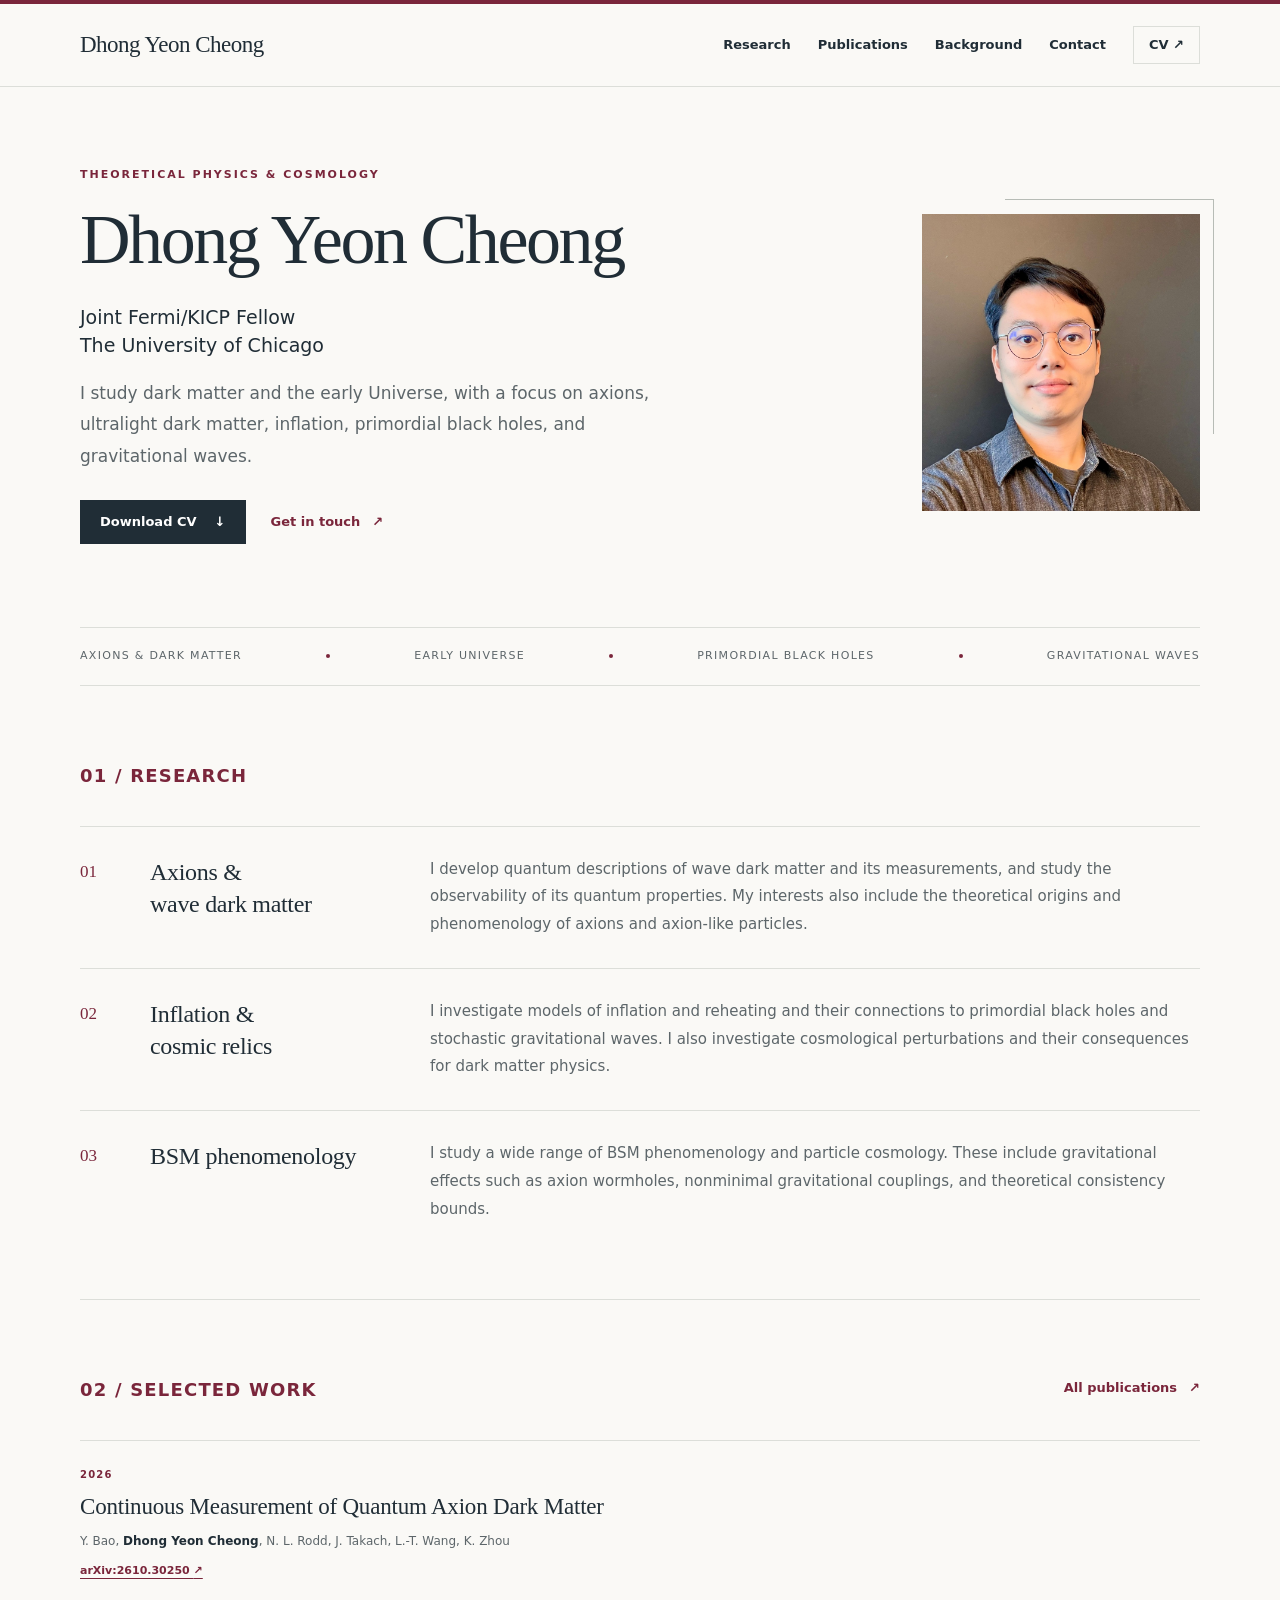
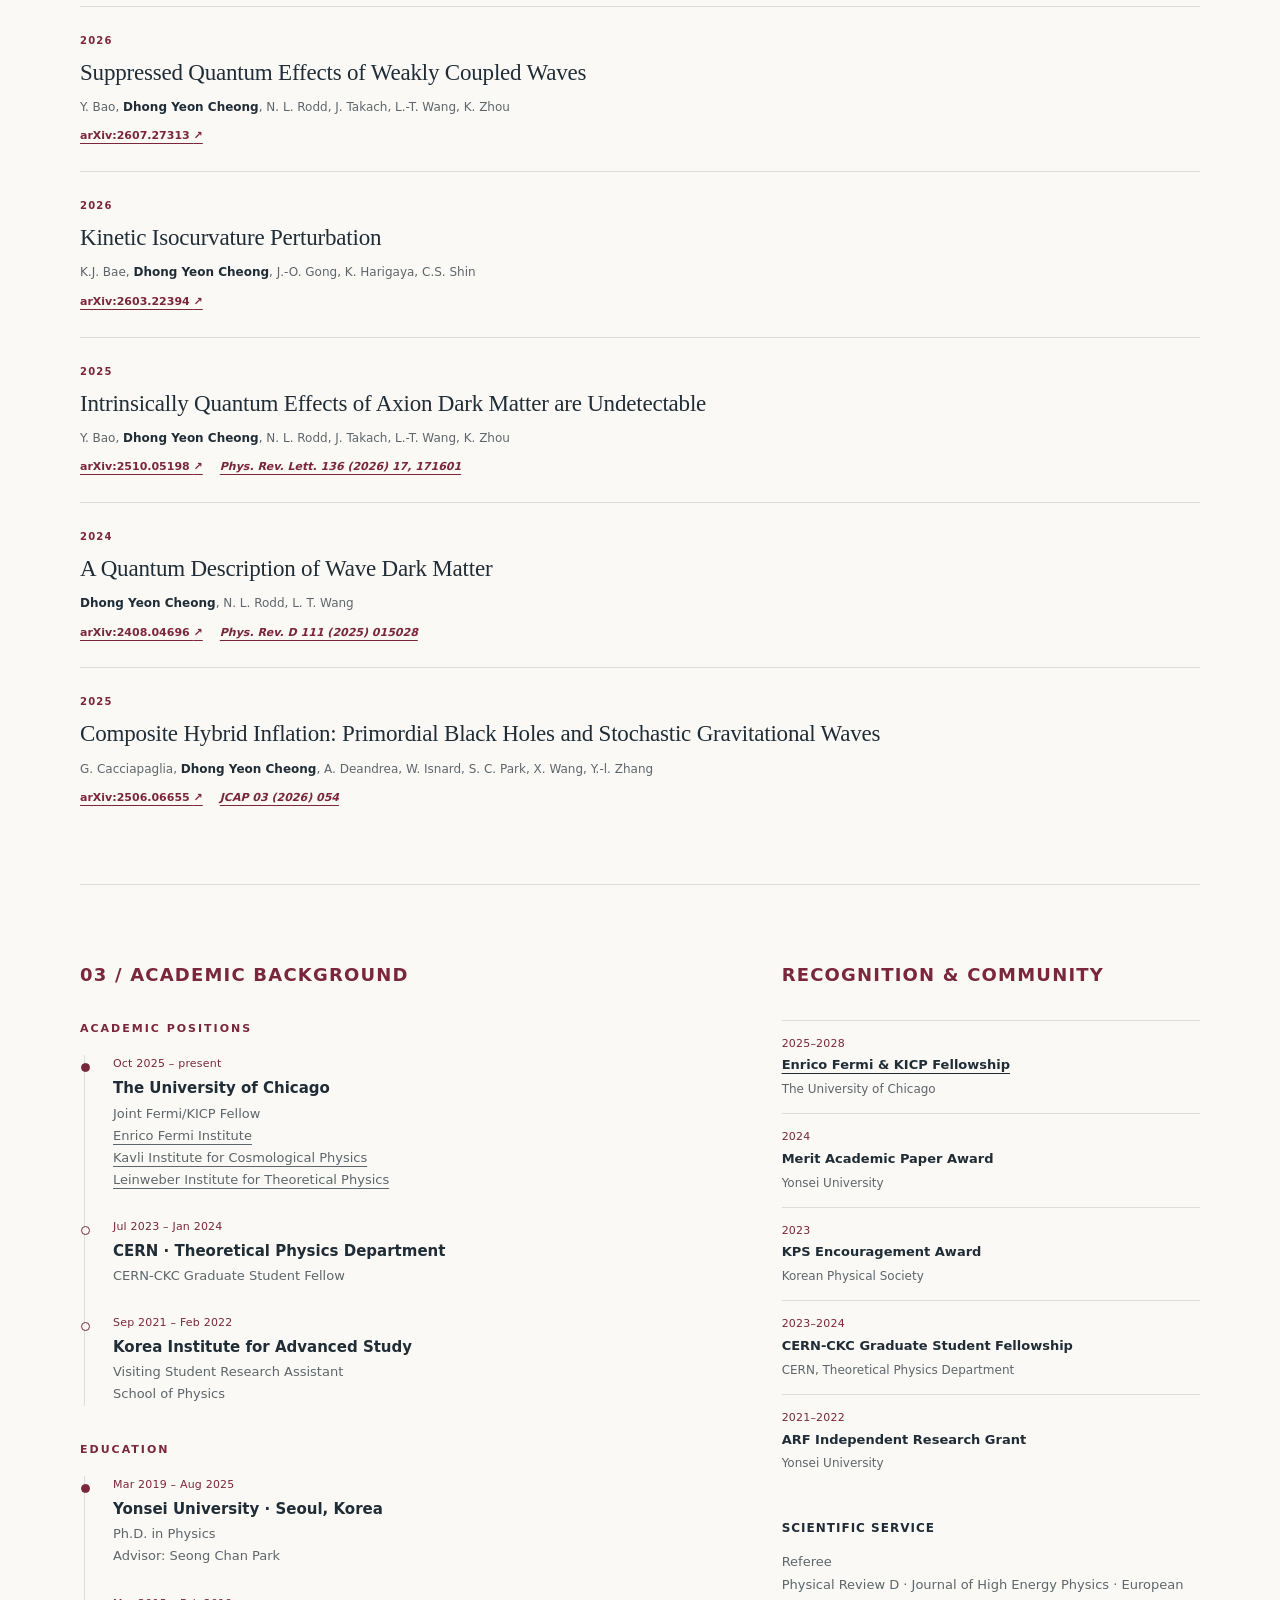
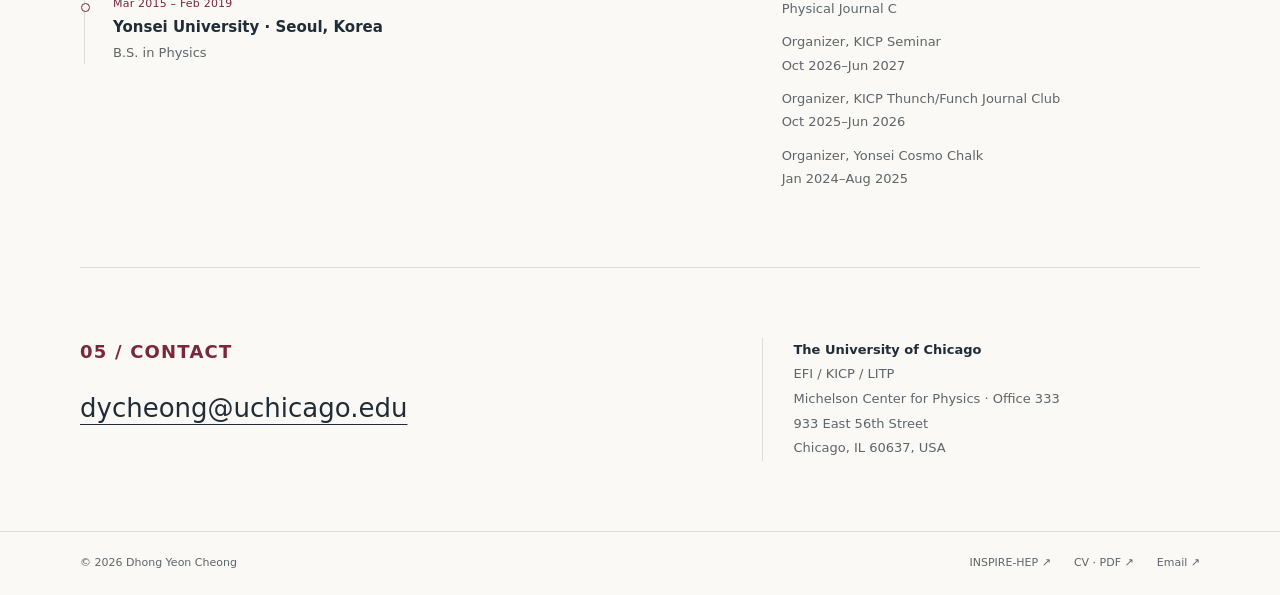
<file: index.html>
<!DOCTYPE html>
<html lang="en">
<head>
  <meta charset="utf-8">
  <meta name="viewport" content="width=device-width, initial-scale=1">
  <meta name="color-scheme" content="light">
  <title>Dhong Yeon Cheong | Theoretical Physics &amp; Cosmology</title>
  <meta name="description" content="Dhong Yeon Cheong, Joint Fermi/KICP Fellow at the University of Chicago. Research in axions, wave dark matter, inflation, primordial black holes, and gravitational waves.">
  <meta property="og:title" content="Dhong Yeon Cheong | Theoretical Physics &amp; Cosmology">
  <meta property="og:description" content="Dhong Yeon Cheong, Joint Fermi/KICP Fellow at the University of Chicago. Research in axions, wave dark matter, inflation, primordial black holes, and gravitational waves.">
  <meta property="og:type" content="website">
  <link rel="icon" href="assets/favicon.svg" type="image/svg+xml">
  <link rel="stylesheet" href="assets/style.css?v=20261025-one-line-name">
  <script src="assets/site.js?v=20261025-simple" defer></script>
</head>
<body>
  <a class="skip-link" href="#main">Skip to content</a>
  <header class="site-header">
    <div class="container header-inner">
      <a class="brand" href="index.html" aria-label="Dhong Yeon Cheong, home">Dhong Yeon Cheong</a>
      <button class="menu-toggle" type="button" aria-expanded="false" aria-controls="site-navigation">Menu <span aria-hidden="true">☰</span></button>
      <nav class="site-nav" id="site-navigation" aria-label="Main navigation">
        <a href="#research">Research</a>
        <a href="publications.html">Publications</a>
        <a href="#background">Background</a>
        <a href="#contact">Contact</a>
        <a class="nav-cv" href="assets/cv-dhong-yeon-cheong.pdf?v=20261026" aria-label="Curriculum vitae, PDF">CV <span aria-hidden="true">↗</span></a>
      </nav>
    </div>
  </header>
  <main id="main" class="container">
    <section class="hero" aria-labelledby="home-title">
      <div>
        <p class="eyebrow">Theoretical physics &amp; cosmology</p>
        <h1 id="home-title">Dhong Yeon Cheong</h1>
        <p class="affiliation">Joint Fermi/KICP Fellow<br>The University of Chicago</p>
        <p class="intro">I study dark matter and the early Universe, with a focus on axions, ultralight dark matter, inflation, primordial black holes, and gravitational waves.</p>
        <div class="hero-actions">
          <a class="button" href="assets/cv-dhong-yeon-cheong.pdf?v=20261026" download>Download CV <span aria-hidden="true">↓</span></a>
          <a class="text-link" href="mailto:dycheong@uchicago.edu">Get in touch <span aria-hidden="true">↗</span></a>
        </div>
      </div>
      <figure class="portrait-wrap" style="margin:0">
        <img class="portrait" src="assets/portrait.jpg?v=efi-20261025-2" alt="Portrait of Dhong Yeon Cheong" width="560" height="560" fetchpriority="high">
      </figure>
    </section>

    <div class="topic-strip" aria-label="Research interests">
      <span>Axions &amp; dark matter</span><span class="dot" aria-hidden="true"></span><span>Early Universe</span><span class="dot" aria-hidden="true"></span><span>Primordial black holes</span><span class="dot" aria-hidden="true"></span><span>Gravitational waves</span>
    </div>

    <section class="section" id="research" aria-labelledby="research-title">
      <div class="section-heading"><div><h2 class="eyebrow" id="research-title">01 / Research</h2></div></div>
      <ol class="research-list">
        <li class="research-item"><span class="research-number" aria-hidden="true">01</span><h3>Axions &amp;<br>wave dark matter</h3><p>I develop quantum descriptions of wave dark matter and its measurements, and study the observability of its quantum properties. My interests also include the theoretical origins and phenomenology of axions and axion-like particles.</p></li>
        <li class="research-item"><span class="research-number" aria-hidden="true">02</span><h3>Inflation &amp;<br>cosmic relics</h3><p>I investigate models of inflation and reheating and their connections to primordial black holes and stochastic gravitational waves. I also investigate cosmological perturbations and their consequences for dark matter physics.</p></li>
        <li class="research-item"><span class="research-number" aria-hidden="true">03</span><h3>BSM phenomenology</h3><p>I study a wide range of BSM phenomenology and particle cosmology. These include gravitational effects such as axion wormholes, nonminimal gravitational couplings, and theoretical consistency bounds.</p></li>
      </ol>
    </section>

    <section class="section" id="publications" aria-labelledby="selected-title">
      <div class="section-heading"><div><h2 class="eyebrow" id="selected-title">02 / Selected work</h2></div><a class="text-link" href="publications.html">All publications <span aria-hidden="true">↗</span></a></div>
      <ul class="selected-papers">
<li class="paper" id="paper-2610.30250">
          <article aria-labelledby="title-2610.30250">
            <div class="paper-meta"><span>2026</span></div>
            <h3 id="title-2610.30250"><a href="https://arxiv.org/abs/2610.30250">Continuous Measurement of Quantum Axion Dark Matter</a></h3>
            <p class="paper-authors">Y. Bao, <strong>Dhong Yeon Cheong</strong>, N. L. Rodd, J. Takach, L.-T. Wang, K. Zhou</p>
            <div class="paper-links"><a href="https://arxiv.org/abs/2610.30250" aria-label="arXiv 2610.30250: Continuous Measurement of Quantum Axion Dark Matter">arXiv:2610.30250 <span aria-hidden="true">↗</span></a></div>
          </article>
        </li>
<li class="paper" id="paper-2607.27313">
          <article aria-labelledby="title-2607.27313">
            <div class="paper-meta"><span>2026</span></div>
            <h3 id="title-2607.27313"><a href="https://arxiv.org/abs/2607.27313">Suppressed Quantum Effects of Weakly Coupled Waves</a></h3>
            <p class="paper-authors">Y. Bao, <strong>Dhong Yeon Cheong</strong>, N. L. Rodd, J. Takach, L.-T. Wang, K. Zhou</p>
            <div class="paper-links"><a href="https://arxiv.org/abs/2607.27313" aria-label="arXiv 2607.27313: Suppressed Quantum Effects of Weakly Coupled Waves">arXiv:2607.27313 <span aria-hidden="true">↗</span></a></div>
          </article>
        </li>
<li class="paper" id="paper-2603.22394">
          <article aria-labelledby="title-2603.22394">
            <div class="paper-meta"><span>2026</span></div>
            <h3 id="title-2603.22394"><a href="https://arxiv.org/abs/2603.22394">Kinetic Isocurvature Perturbation</a></h3>
            <p class="paper-authors">K.J. Bae, <strong>Dhong Yeon Cheong</strong>, J.-O. Gong, K. Harigaya, C.S. Shin</p>
            <div class="paper-links"><a href="https://arxiv.org/abs/2603.22394" aria-label="arXiv 2603.22394: Kinetic Isocurvature Perturbation">arXiv:2603.22394 <span aria-hidden="true">↗</span></a></div>
          </article>
        </li>
<li class="paper" id="paper-2510.05198">
          <article aria-labelledby="title-2510.05198">
            <div class="paper-meta"><span>2025</span></div>
            <h3 id="title-2510.05198"><a href="https://arxiv.org/abs/2510.05198">Intrinsically Quantum Effects of Axion Dark Matter are Undetectable</a></h3>
            <p class="paper-authors">Y. Bao, <strong>Dhong Yeon Cheong</strong>, N. L. Rodd, J. Takach, L.-T. Wang, K. Zhou</p>
            <div class="paper-links"><a href="https://arxiv.org/abs/2510.05198" aria-label="arXiv 2510.05198: Intrinsically Quantum Effects of Axion Dark Matter are Undetectable">arXiv:2510.05198 <span aria-hidden="true">↗</span></a><a class="journal" href="https://doi.org/10.1103/9mff-p5k6">Phys. Rev. Lett. 136 (2026) 17, 171601</a></div>
          </article>
        </li>
<li class="paper" id="paper-2408.04696">
          <article aria-labelledby="title-2408.04696">
            <div class="paper-meta"><span>2024</span></div>
            <h3 id="title-2408.04696"><a href="https://arxiv.org/abs/2408.04696">A Quantum Description of Wave Dark Matter</a></h3>
            <p class="paper-authors"><strong>Dhong Yeon Cheong</strong>, N. L. Rodd, L. T. Wang</p>
            <div class="paper-links"><a href="https://arxiv.org/abs/2408.04696" aria-label="arXiv 2408.04696: A Quantum Description of Wave Dark Matter">arXiv:2408.04696 <span aria-hidden="true">↗</span></a><a class="journal" href="https://journals.aps.org/prd/abstract/10.1103/PhysRevD.111.015028">Phys. Rev. D 111 (2025) 015028</a></div>
          </article>
        </li>
<li class="paper" id="paper-2506.06655">
          <article aria-labelledby="title-2506.06655">
            <div class="paper-meta"><span>2025</span></div>
            <h3 id="title-2506.06655"><a href="https://arxiv.org/abs/2506.06655">Composite Hybrid Inflation: Primordial Black Holes and Stochastic Gravitational Waves</a></h3>
            <p class="paper-authors">G. Cacciapaglia, <strong>Dhong Yeon Cheong</strong>, A. Deandrea, W. Isnard, S. C. Park, X. Wang, Y.-l. Zhang</p>
            <div class="paper-links"><a href="https://arxiv.org/abs/2506.06655" aria-label="arXiv 2506.06655: Composite Hybrid Inflation: Primordial Black Holes and Stochastic Gravitational Waves">arXiv:2506.06655 <span aria-hidden="true">↗</span></a><a class="journal" href="https://iopscience.iop.org/article/10.1088/1475-7516/2026/03/054">JCAP 03 (2026) 054</a></div>
          </article>
        </li>
      </ul>
    </section>

    <section class="section background-grid" id="background" aria-labelledby="background-title">
      <div>
        <h2 class="eyebrow background-label" id="background-title">03 / Academic background</h2>
        <h3 class="eyebrow" style="margin-bottom:18px">Academic positions</h3>
        <ol class="timeline">
          <li><time>Oct 2025 – present</time><h3>The University of Chicago</h3><p>Joint Fermi/KICP Fellow<br><a href="https://efi.uchicago.edu/people/profile/dhong-yeon-cheong/">Enrico Fermi Institute</a><br><a href="https://kavlicosmo.uchicago.edu/people/profile/dhong-yeon-cheong/">Kavli Institute for Cosmological Physics</a><br><a href="https://litp.uchicago.edu/people/profile/dhong-yeon-cheong/">Leinweber Institute for Theoretical Physics</a></p></li>
          <li><time>Jul 2023 – Jan 2024</time><h3>CERN · Theoretical Physics Department</h3><p>CERN-CKC Graduate Student Fellow</p></li>
          <li><time>Sep 2021 – Feb 2022</time><h3>Korea Institute for Advanced Study</h3><p>Visiting Student Research Assistant<br>School of Physics</p></li>
        </ol>
        <h3 class="eyebrow" style="margin-top:35px;margin-bottom:18px">Education</h3>
        <ol class="timeline">
          <li><time>Mar 2019 – Aug 2025</time><h3>Yonsei University · Seoul, Korea</h3><p>Ph.D. in Physics<br>Advisor: Seong Chan Park</p></li>
          <li><time>Mar 2015 – Feb 2019</time><h3>Yonsei University · Seoul, Korea</h3><p>B.S. in Physics</p></li>
        </ol>
      </div>
      <div>
        <h2 class="eyebrow background-label">Recognition &amp; community</h2>
        <ul class="honors">
          <li><span class="entry-date">2025–2028</span><strong><a href="https://efi.uchicago.edu/fellowships/current-and-previous-fellows/">Enrico Fermi &amp; KICP Fellowship</a></strong><p>The University of Chicago</p></li>
          <li><span class="entry-date">2024</span><strong>Merit Academic Paper Award</strong><p>Yonsei University</p></li>
          <li><span class="entry-date">2023</span><strong>KPS Encouragement Award</strong><p>Korean Physical Society</p></li>
          <li><span class="entry-date">2023–2024</span><strong>CERN-CKC Graduate Student Fellowship</strong><p>CERN, Theoretical Physics Department</p></li>
          <li><span class="entry-date">2021–2022</span><strong>ARF Independent Research Grant</strong><p>Yonsei University</p></li>
        </ul>
        <div class="service"><h3>Scientific service</h3><p>Referee<br>Physical Review D · Journal of High Energy Physics · European Physical Journal C</p><p>Organizer, KICP Seminar<br>Oct 2026–Jun 2027</p><p>Organizer, KICP Thunch/Funch Journal Club<br>Oct 2025–Jun 2026</p><p>Organizer, Yonsei Cosmo Chalk<br>Jan 2024–Aug 2025</p></div>
      </div>
    </section>

<section class="contact" id="contact" aria-labelledby="contact-title">
      <div><h2 class="eyebrow" id="contact-title">05 / Contact</h2><a class="email" href="mailto:dycheong@uchicago.edu">dycheong@uchicago.edu</a></div>
      <address><strong>The University of Chicago</strong><br>EFI / KICP / LITP<br>Michelson Center for Physics · Office 333<br>933 East 56th Street<br>Chicago, IL 60637, USA</address>
    </section>
  </main>
  <footer class="site-footer">
    <div class="container footer-inner">
      <p>© 2026 Dhong Yeon Cheong</p>
      <div class="footer-links"><a href="https://inspirehep.net/authors/1904581">INSPIRE-HEP <span aria-hidden="true">↗</span></a><a href="assets/cv-dhong-yeon-cheong.pdf?v=20261026">CV · PDF <span aria-hidden="true">↗</span></a><a href="mailto:dycheong@uchicago.edu">Email <span aria-hidden="true">↗</span></a></div>
    </div>
  </footer>
</body>
</html>
</file>
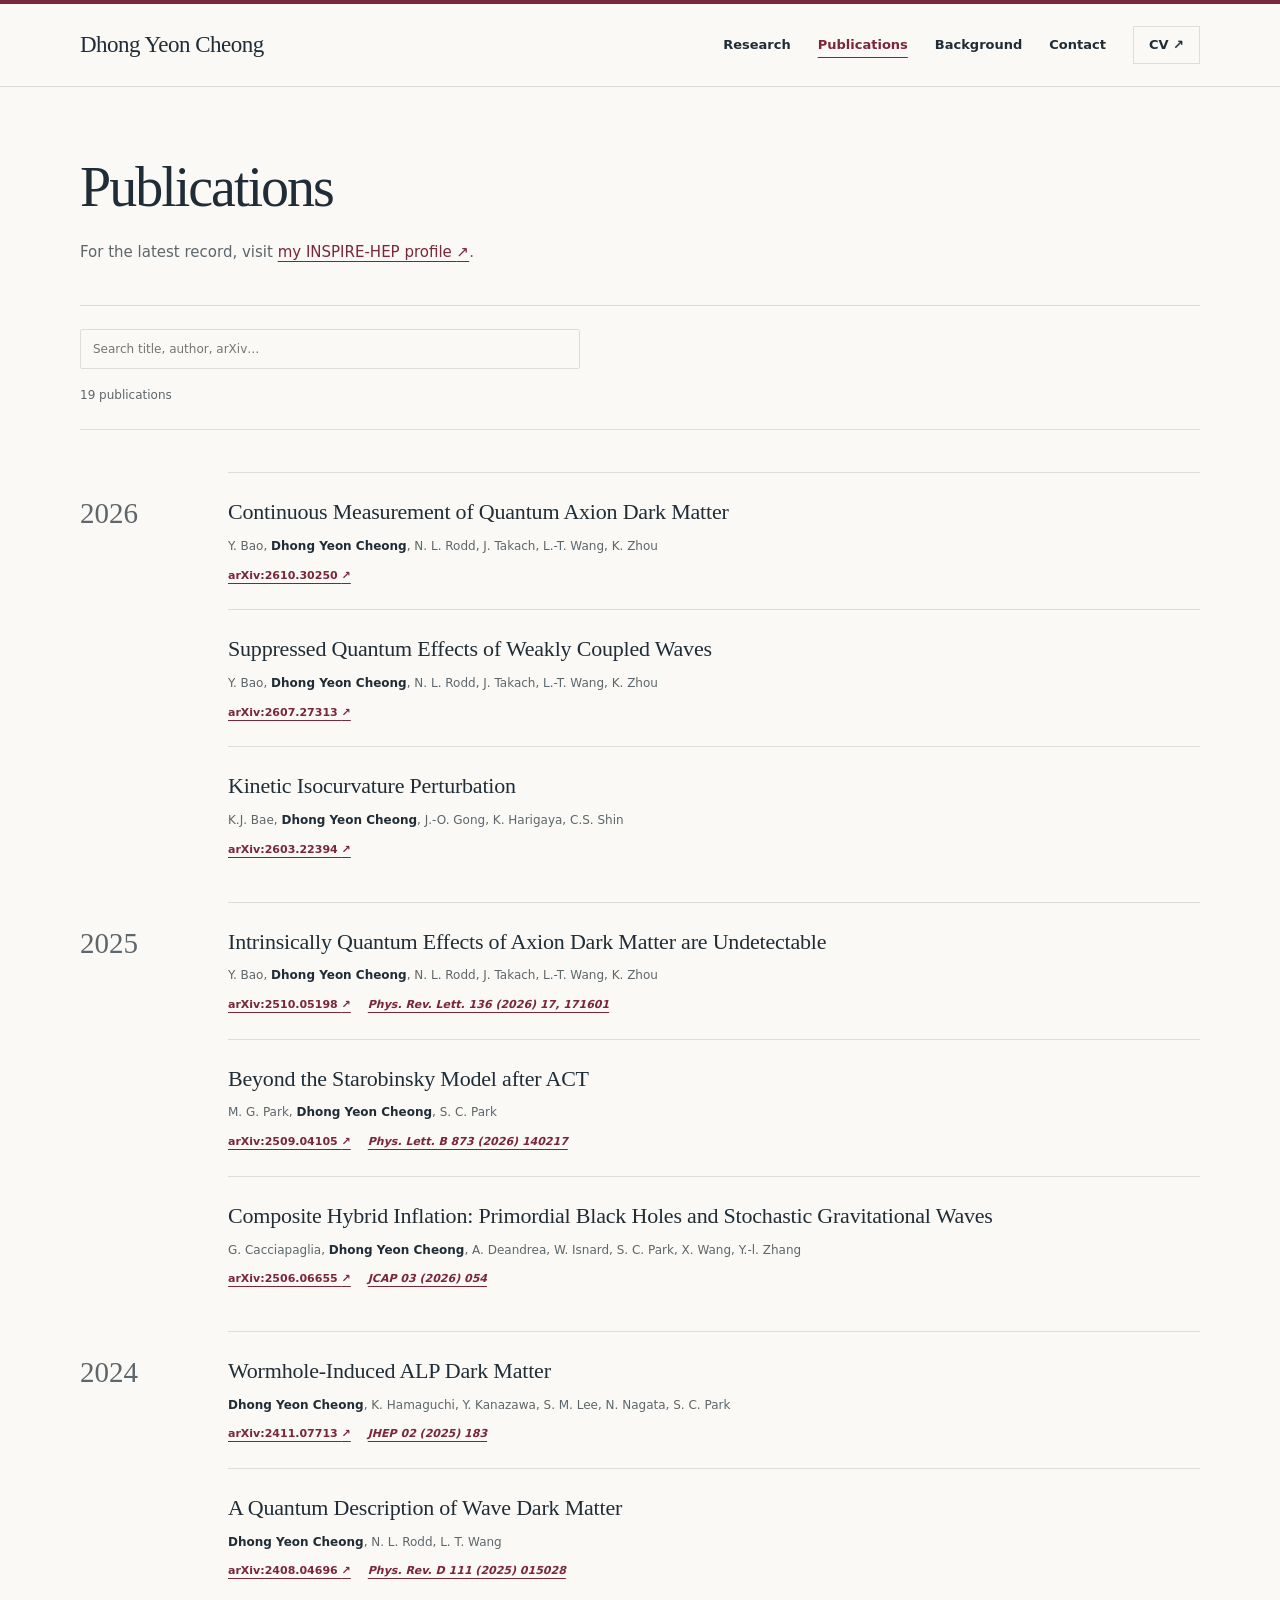
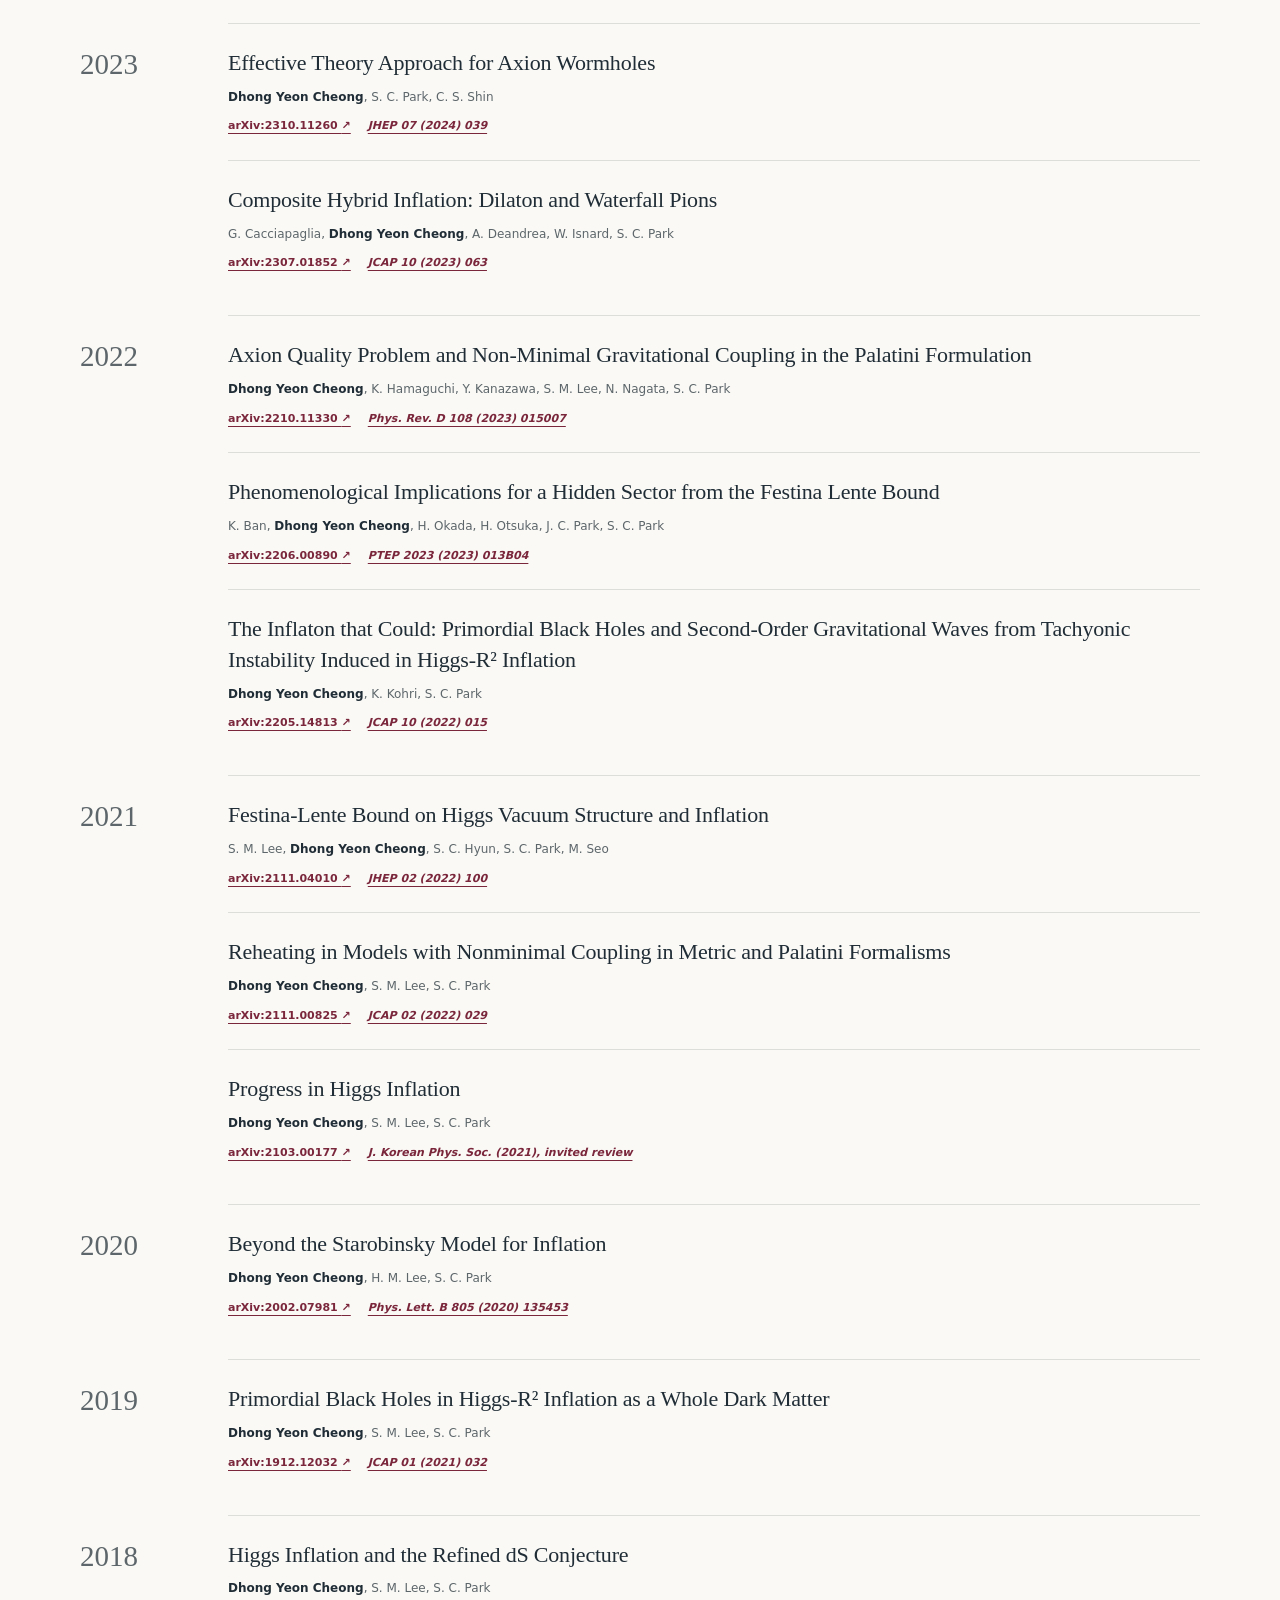
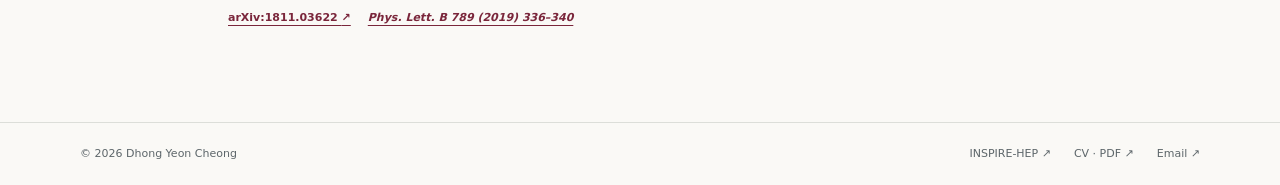
<file: publications.html>
<!DOCTYPE html>
<html lang="en">
<head>
  <meta charset="utf-8">
  <meta name="viewport" content="width=device-width, initial-scale=1">
  <meta name="color-scheme" content="light">
  <title>Publications | Dhong Yeon Cheong</title>
  <meta name="description" content="Publications by Dhong Yeon Cheong in dark matter, early Universe cosmology, and gravitational physics, with links to arXiv and journals.">
  <meta property="og:title" content="Publications | Dhong Yeon Cheong">
  <meta property="og:description" content="Publications by Dhong Yeon Cheong in dark matter, early Universe cosmology, and gravitational physics, with links to arXiv and journals.">
  <meta property="og:type" content="website">
  <link rel="icon" href="assets/favicon.svg" type="image/svg+xml">
  <link rel="stylesheet" href="assets/style.css?v=20261025-one-line-name">
  <script src="assets/site.js?v=20261025-simple" defer></script>
</head>
<body>
  <a class="skip-link" href="#main">Skip to content</a>
  <header class="site-header">
    <div class="container header-inner">
      <a class="brand" href="index.html" aria-label="Dhong Yeon Cheong, home">Dhong Yeon Cheong</a>
      <button class="menu-toggle" type="button" aria-expanded="false" aria-controls="site-navigation">Menu <span aria-hidden="true">☰</span></button>
      <nav class="site-nav" id="site-navigation" aria-label="Main navigation">
        <a href="index.html#research">Research</a>
        <a href="publications.html" aria-current="page">Publications</a>
        <a href="index.html#background">Background</a>
        <a href="index.html#contact">Contact</a>
        <a class="nav-cv" href="assets/cv-dhong-yeon-cheong.pdf?v=20261026" aria-label="Curriculum vitae, PDF">CV <span aria-hidden="true">↗</span></a>
      </nav>
    </div>
  </header>
  <main id="main" class="container">
    <div class="page-intro"><h1>Publications</h1><p>For the latest record, visit <a href="https://inspirehep.net/authors/1904581">my INSPIRE-HEP profile <span aria-hidden="true">↗</span></a>.</p></div>
    <div class="publication-tools" role="search" aria-label="Search publications">
      <div class="tools-row">
<label class="search-wrap"><span class="sr-only">Search publications by title, author, or arXiv number</span><input id="publication-search" type="search" placeholder="Search title, author, arXiv…" aria-controls="publication-archive" autocomplete="off"></label>
      </div>
      <p id="results-count" class="results-count" role="status" aria-live="polite" aria-atomic="true">19 publications</p>
    </div>
    <div class="archive" id="publication-archive">
      <section class="year-group" aria-labelledby="year-2026">
        <h2 id="year-2026">2026</h2>
        <ul><li class="paper" id="paper-2610.30250">
          <article aria-labelledby="title-2610.30250">
            
            <h3 id="title-2610.30250"><a href="https://arxiv.org/abs/2610.30250">Continuous Measurement of Quantum Axion Dark Matter</a></h3>
            <p class="paper-authors">Y. Bao, <strong>Dhong Yeon Cheong</strong>, N. L. Rodd, J. Takach, L.-T. Wang, K. Zhou</p>
            <div class="paper-links"><a href="https://arxiv.org/abs/2610.30250" aria-label="arXiv 2610.30250: Continuous Measurement of Quantum Axion Dark Matter">arXiv:2610.30250 <span aria-hidden="true">↗</span></a></div>
          </article>
        </li>
<li class="paper" id="paper-2607.27313">
          <article aria-labelledby="title-2607.27313">
            
            <h3 id="title-2607.27313"><a href="https://arxiv.org/abs/2607.27313">Suppressed Quantum Effects of Weakly Coupled Waves</a></h3>
            <p class="paper-authors">Y. Bao, <strong>Dhong Yeon Cheong</strong>, N. L. Rodd, J. Takach, L.-T. Wang, K. Zhou</p>
            <div class="paper-links"><a href="https://arxiv.org/abs/2607.27313" aria-label="arXiv 2607.27313: Suppressed Quantum Effects of Weakly Coupled Waves">arXiv:2607.27313 <span aria-hidden="true">↗</span></a></div>
          </article>
        </li>
<li class="paper" id="paper-2603.22394">
          <article aria-labelledby="title-2603.22394">
            
            <h3 id="title-2603.22394"><a href="https://arxiv.org/abs/2603.22394">Kinetic Isocurvature Perturbation</a></h3>
            <p class="paper-authors">K.J. Bae, <strong>Dhong Yeon Cheong</strong>, J.-O. Gong, K. Harigaya, C.S. Shin</p>
            <div class="paper-links"><a href="https://arxiv.org/abs/2603.22394" aria-label="arXiv 2603.22394: Kinetic Isocurvature Perturbation">arXiv:2603.22394 <span aria-hidden="true">↗</span></a></div>
          </article>
        </li></ul>
      </section>
      <section class="year-group" aria-labelledby="year-2025">
        <h2 id="year-2025">2025</h2>
        <ul><li class="paper" id="paper-2510.05198">
          <article aria-labelledby="title-2510.05198">
            
            <h3 id="title-2510.05198"><a href="https://arxiv.org/abs/2510.05198">Intrinsically Quantum Effects of Axion Dark Matter are Undetectable</a></h3>
            <p class="paper-authors">Y. Bao, <strong>Dhong Yeon Cheong</strong>, N. L. Rodd, J. Takach, L.-T. Wang, K. Zhou</p>
            <div class="paper-links"><a href="https://arxiv.org/abs/2510.05198" aria-label="arXiv 2510.05198: Intrinsically Quantum Effects of Axion Dark Matter are Undetectable">arXiv:2510.05198 <span aria-hidden="true">↗</span></a><a class="journal" href="https://doi.org/10.1103/9mff-p5k6">Phys. Rev. Lett. 136 (2026) 17, 171601</a></div>
          </article>
        </li>
<li class="paper" id="paper-2509.04105">
          <article aria-labelledby="title-2509.04105">
            
            <h3 id="title-2509.04105"><a href="https://arxiv.org/abs/2509.04105">Beyond the Starobinsky Model after ACT</a></h3>
            <p class="paper-authors">M. G. Park, <strong>Dhong Yeon Cheong</strong>, S. C. Park</p>
            <div class="paper-links"><a href="https://arxiv.org/abs/2509.04105" aria-label="arXiv 2509.04105: Beyond the Starobinsky Model after ACT">arXiv:2509.04105 <span aria-hidden="true">↗</span></a><a class="journal" href="https://doi.org/10.1016/j.physletb.2026.140217">Phys. Lett. B 873 (2026) 140217</a></div>
          </article>
        </li>
<li class="paper" id="paper-2506.06655">
          <article aria-labelledby="title-2506.06655">
            
            <h3 id="title-2506.06655"><a href="https://arxiv.org/abs/2506.06655">Composite Hybrid Inflation: Primordial Black Holes and Stochastic Gravitational Waves</a></h3>
            <p class="paper-authors">G. Cacciapaglia, <strong>Dhong Yeon Cheong</strong>, A. Deandrea, W. Isnard, S. C. Park, X. Wang, Y.-l. Zhang</p>
            <div class="paper-links"><a href="https://arxiv.org/abs/2506.06655" aria-label="arXiv 2506.06655: Composite Hybrid Inflation: Primordial Black Holes and Stochastic Gravitational Waves">arXiv:2506.06655 <span aria-hidden="true">↗</span></a><a class="journal" href="https://iopscience.iop.org/article/10.1088/1475-7516/2026/03/054">JCAP 03 (2026) 054</a></div>
          </article>
        </li></ul>
      </section>
      <section class="year-group" aria-labelledby="year-2024">
        <h2 id="year-2024">2024</h2>
        <ul><li class="paper" id="paper-2411.07713">
          <article aria-labelledby="title-2411.07713">
            
            <h3 id="title-2411.07713"><a href="https://arxiv.org/abs/2411.07713">Wormhole-Induced ALP Dark Matter</a></h3>
            <p class="paper-authors"><strong>Dhong Yeon Cheong</strong>, K. Hamaguchi, Y. Kanazawa, S. M. Lee, N. Nagata, S. C. Park</p>
            <div class="paper-links"><a href="https://arxiv.org/abs/2411.07713" aria-label="arXiv 2411.07713: Wormhole-Induced ALP Dark Matter">arXiv:2411.07713 <span aria-hidden="true">↗</span></a><a class="journal" href="https://link.springer.com/article/10.1007/JHEP02(2025)183">JHEP 02 (2025) 183</a></div>
          </article>
        </li>
<li class="paper" id="paper-2408.04696">
          <article aria-labelledby="title-2408.04696">
            
            <h3 id="title-2408.04696"><a href="https://arxiv.org/abs/2408.04696">A Quantum Description of Wave Dark Matter</a></h3>
            <p class="paper-authors"><strong>Dhong Yeon Cheong</strong>, N. L. Rodd, L. T. Wang</p>
            <div class="paper-links"><a href="https://arxiv.org/abs/2408.04696" aria-label="arXiv 2408.04696: A Quantum Description of Wave Dark Matter">arXiv:2408.04696 <span aria-hidden="true">↗</span></a><a class="journal" href="https://journals.aps.org/prd/abstract/10.1103/PhysRevD.111.015028">Phys. Rev. D 111 (2025) 015028</a></div>
          </article>
        </li></ul>
      </section>
      <section class="year-group" aria-labelledby="year-2023">
        <h2 id="year-2023">2023</h2>
        <ul><li class="paper" id="paper-2310.11260">
          <article aria-labelledby="title-2310.11260">
            
            <h3 id="title-2310.11260"><a href="https://arxiv.org/abs/2310.11260">Effective Theory Approach for Axion Wormholes</a></h3>
            <p class="paper-authors"><strong>Dhong Yeon Cheong</strong>, S. C. Park, C. S. Shin</p>
            <div class="paper-links"><a href="https://arxiv.org/abs/2310.11260" aria-label="arXiv 2310.11260: Effective Theory Approach for Axion Wormholes">arXiv:2310.11260 <span aria-hidden="true">↗</span></a><a class="journal" href="https://link.springer.com/article/10.1007/JHEP07(2024)039">JHEP 07 (2024) 039</a></div>
          </article>
        </li>
<li class="paper" id="paper-2307.01852">
          <article aria-labelledby="title-2307.01852">
            
            <h3 id="title-2307.01852"><a href="https://arxiv.org/abs/2307.01852">Composite Hybrid Inflation: Dilaton and Waterfall Pions</a></h3>
            <p class="paper-authors">G. Cacciapaglia, <strong>Dhong Yeon Cheong</strong>, A. Deandrea, W. Isnard, S. C. Park</p>
            <div class="paper-links"><a href="https://arxiv.org/abs/2307.01852" aria-label="arXiv 2307.01852: Composite Hybrid Inflation: Dilaton and Waterfall Pions">arXiv:2307.01852 <span aria-hidden="true">↗</span></a><a class="journal" href="https://iopscience.iop.org/article/10.1088/1475-7516/2023/10/063">JCAP 10 (2023) 063</a></div>
          </article>
        </li></ul>
      </section>
      <section class="year-group" aria-labelledby="year-2022">
        <h2 id="year-2022">2022</h2>
        <ul><li class="paper" id="paper-2210.11330">
          <article aria-labelledby="title-2210.11330">
            
            <h3 id="title-2210.11330"><a href="https://arxiv.org/abs/2210.11330">Axion Quality Problem and Non-Minimal Gravitational Coupling in the Palatini Formulation</a></h3>
            <p class="paper-authors"><strong>Dhong Yeon Cheong</strong>, K. Hamaguchi, Y. Kanazawa, S. M. Lee, N. Nagata, S. C. Park</p>
            <div class="paper-links"><a href="https://arxiv.org/abs/2210.11330" aria-label="arXiv 2210.11330: Axion Quality Problem and Non-Minimal Gravitational Coupling in the Palatini Formulation">arXiv:2210.11330 <span aria-hidden="true">↗</span></a><a class="journal" href="https://journals.aps.org/prd/abstract/10.1103/PhysRevD.108.015007">Phys. Rev. D 108 (2023) 015007</a></div>
          </article>
        </li>
<li class="paper" id="paper-2206.00890">
          <article aria-labelledby="title-2206.00890">
            
            <h3 id="title-2206.00890"><a href="https://arxiv.org/abs/2206.00890">Phenomenological Implications for a Hidden Sector from the Festina Lente Bound</a></h3>
            <p class="paper-authors">K. Ban, <strong>Dhong Yeon Cheong</strong>, H. Okada, H. Otsuka, J. C. Park, S. C. Park</p>
            <div class="paper-links"><a href="https://arxiv.org/abs/2206.00890" aria-label="arXiv 2206.00890: Phenomenological Implications for a Hidden Sector from the Festina Lente Bound">arXiv:2206.00890 <span aria-hidden="true">↗</span></a><a class="journal" href="https://academic.oup.com/ptep/article/2023/1/013B04/6948346">PTEP 2023 (2023) 013B04</a></div>
          </article>
        </li>
<li class="paper" id="paper-2205.14813">
          <article aria-labelledby="title-2205.14813">
            
            <h3 id="title-2205.14813"><a href="https://arxiv.org/abs/2205.14813">The Inflaton that Could: Primordial Black Holes and Second-Order Gravitational Waves from Tachyonic Instability Induced in Higgs-R² Inflation</a></h3>
            <p class="paper-authors"><strong>Dhong Yeon Cheong</strong>, K. Kohri, S. C. Park</p>
            <div class="paper-links"><a href="https://arxiv.org/abs/2205.14813" aria-label="arXiv 2205.14813: The Inflaton that Could: Primordial Black Holes and Second-Order Gravitational Waves from Tachyonic Instability Induced in Higgs-R² Inflation">arXiv:2205.14813 <span aria-hidden="true">↗</span></a><a class="journal" href="https://iopscience.iop.org/article/10.1088/1475-7516/2022/10/015">JCAP 10 (2022) 015</a></div>
          </article>
        </li></ul>
      </section>
      <section class="year-group" aria-labelledby="year-2021">
        <h2 id="year-2021">2021</h2>
        <ul><li class="paper" id="paper-2111.04010">
          <article aria-labelledby="title-2111.04010">
            
            <h3 id="title-2111.04010"><a href="https://arxiv.org/abs/2111.04010">Festina-Lente Bound on Higgs Vacuum Structure and Inflation</a></h3>
            <p class="paper-authors">S. M. Lee, <strong>Dhong Yeon Cheong</strong>, S. C. Hyun, S. C. Park, M. Seo</p>
            <div class="paper-links"><a href="https://arxiv.org/abs/2111.04010" aria-label="arXiv 2111.04010: Festina-Lente Bound on Higgs Vacuum Structure and Inflation">arXiv:2111.04010 <span aria-hidden="true">↗</span></a><a class="journal" href="https://link.springer.com/article/10.1007/JHEP02(2022)100">JHEP 02 (2022) 100</a></div>
          </article>
        </li>
<li class="paper" id="paper-2111.00825">
          <article aria-labelledby="title-2111.00825">
            
            <h3 id="title-2111.00825"><a href="https://arxiv.org/abs/2111.00825">Reheating in Models with Nonminimal Coupling in Metric and Palatini Formalisms</a></h3>
            <p class="paper-authors"><strong>Dhong Yeon Cheong</strong>, S. M. Lee, S. C. Park</p>
            <div class="paper-links"><a href="https://arxiv.org/abs/2111.00825" aria-label="arXiv 2111.00825: Reheating in Models with Nonminimal Coupling in Metric and Palatini Formalisms">arXiv:2111.00825 <span aria-hidden="true">↗</span></a><a class="journal" href="https://iopscience.iop.org/article/10.1088/1475-7516/2022/02/029">JCAP 02 (2022) 029</a></div>
          </article>
        </li>
<li class="paper" id="paper-2103.00177">
          <article aria-labelledby="title-2103.00177">
            
            <h3 id="title-2103.00177"><a href="https://arxiv.org/abs/2103.00177">Progress in Higgs Inflation</a></h3>
            <p class="paper-authors"><strong>Dhong Yeon Cheong</strong>, S. M. Lee, S. C. Park</p>
            <div class="paper-links"><a href="https://arxiv.org/abs/2103.00177" aria-label="arXiv 2103.00177: Progress in Higgs Inflation">arXiv:2103.00177 <span aria-hidden="true">↗</span></a><a class="journal" href="https://link.springer.com/article/10.1007/s40042-021-00086-2">J. Korean Phys. Soc. (2021), invited review</a></div>
          </article>
        </li></ul>
      </section>
      <section class="year-group" aria-labelledby="year-2020">
        <h2 id="year-2020">2020</h2>
        <ul><li class="paper" id="paper-2002.07981">
          <article aria-labelledby="title-2002.07981">
            
            <h3 id="title-2002.07981"><a href="https://arxiv.org/abs/2002.07981">Beyond the Starobinsky Model for Inflation</a></h3>
            <p class="paper-authors"><strong>Dhong Yeon Cheong</strong>, H. M. Lee, S. C. Park</p>
            <div class="paper-links"><a href="https://arxiv.org/abs/2002.07981" aria-label="arXiv 2002.07981: Beyond the Starobinsky Model for Inflation">arXiv:2002.07981 <span aria-hidden="true">↗</span></a><a class="journal" href="https://doi.org/10.1016/j.physletb.2020.135453">Phys. Lett. B 805 (2020) 135453</a></div>
          </article>
        </li></ul>
      </section>
      <section class="year-group" aria-labelledby="year-2019">
        <h2 id="year-2019">2019</h2>
        <ul><li class="paper" id="paper-1912.12032">
          <article aria-labelledby="title-1912.12032">
            
            <h3 id="title-1912.12032"><a href="https://arxiv.org/abs/1912.12032">Primordial Black Holes in Higgs-R² Inflation as a Whole Dark Matter</a></h3>
            <p class="paper-authors"><strong>Dhong Yeon Cheong</strong>, S. M. Lee, S. C. Park</p>
            <div class="paper-links"><a href="https://arxiv.org/abs/1912.12032" aria-label="arXiv 1912.12032: Primordial Black Holes in Higgs-R² Inflation as a Whole Dark Matter">arXiv:1912.12032 <span aria-hidden="true">↗</span></a><a class="journal" href="https://iopscience.iop.org/article/10.1088/1475-7516/2021/01/032">JCAP 01 (2021) 032</a></div>
          </article>
        </li></ul>
      </section>
      <section class="year-group" aria-labelledby="year-2018">
        <h2 id="year-2018">2018</h2>
        <ul><li class="paper" id="paper-1811.03622">
          <article aria-labelledby="title-1811.03622">
            
            <h3 id="title-1811.03622"><a href="https://arxiv.org/abs/1811.03622">Higgs Inflation and the Refined dS Conjecture</a></h3>
            <p class="paper-authors"><strong>Dhong Yeon Cheong</strong>, S. M. Lee, S. C. Park</p>
            <div class="paper-links"><a href="https://arxiv.org/abs/1811.03622" aria-label="arXiv 1811.03622: Higgs Inflation and the Refined dS Conjecture">arXiv:1811.03622 <span aria-hidden="true">↗</span></a><a class="journal" href="https://doi.org/10.1016/j.physletb.2018.12.046">Phys. Lett. B 789 (2019) 336–340</a></div>
          </article>
        </li></ul>
      </section>

      <div class="empty-state" id="empty-state" hidden><h2>No matching publications</h2><p>Try another search term.</p><button class="button" id="reset-filters" type="button">Clear search</button></div>
    </div>
  </main>
  <footer class="site-footer">
    <div class="container footer-inner">
      <p>© 2026 Dhong Yeon Cheong</p>
      <div class="footer-links"><a href="https://inspirehep.net/authors/1904581">INSPIRE-HEP <span aria-hidden="true">↗</span></a><a href="assets/cv-dhong-yeon-cheong.pdf?v=20261026">CV · PDF <span aria-hidden="true">↗</span></a><a href="mailto:dycheong@uchicago.edu">Email <span aria-hidden="true">↗</span></a></div>
    </div>
  </footer>
</body>
</html>
</file>
<file: assets/style.css>
/* Shared styles. Change these colors to personalize both pages. */
:root{--paper:#faf9f6;--ink:#202d36;--muted:#5d666a;--accent:#7a263b;--line:#dcded9;--wash:#f0f1ec;--serif:Georgia,'Times New Roman',serif;--sans:system-ui,-apple-system,BlinkMacSystemFont,'Segoe UI',sans-serif}
*{box-sizing:border-box}
html{scroll-behavior:smooth;scroll-padding-top:100px}
body{margin:0;background:var(--paper);color:var(--ink);font-family:var(--sans);font-size:16px;line-height:1.7;-webkit-font-smoothing:antialiased}
a{color:inherit;text-decoration-thickness:1px;text-underline-offset:4px}
a:hover{color:var(--accent)}
a:focus-visible,button:focus-visible,input:focus-visible,summary:focus-visible{outline:3px solid var(--accent);outline-offset:5px}
button,input{font:inherit}
button{cursor:pointer}
[hidden]{display:none!important}
img{display:block;max-width:100%;height:auto}
h1,h2,h3,p{margin:0}
ul,ol{margin:0;padding:0;list-style:none}
.container{width:min(1120px,calc(100% - 96px));margin-inline:auto}
.skip-link{position:fixed;left:16px;top:-100px;background:var(--ink);color:white;padding:10px 18px;z-index:100}
.skip-link:focus{top:12px}
.site-header{border-top:4px solid var(--accent);border-bottom:1px solid var(--line);background:var(--paper);position:sticky;top:0;z-index:10}
.header-inner{display:flex;align-items:center;justify-content:space-between;min-height:82px;gap:28px}
.brand{text-decoration:none;font-family:var(--serif);font-size:23px;white-space:nowrap;letter-spacing:-.5px}
.brand span{color:var(--accent)}
.site-nav{display:flex;align-items:center;gap:27px;font-size:13px;font-weight:550}
.site-nav a{text-decoration:none;white-space:nowrap}
.site-nav a:hover,.site-nav a[aria-current=page]{color:var(--accent)}
.site-nav a[aria-current=page]{text-decoration:underline;text-underline-offset:8px}
.site-nav .nav-cv{border:1px solid var(--line);padding:7px 15px}
.menu-toggle{display:none;border:1px solid var(--line);background:transparent;padding:6px 12px;color:var(--ink)}
.eyebrow{font-size:11px;font-weight:650;letter-spacing:2px;text-transform:uppercase;color:var(--accent);line-height:1.6}
.hero{display:grid;grid-template-columns:1fr 278px;gap:100px;align-items:center;padding-block:79px 83px}
.hero>div{min-width:0;container-type:inline-size}
.hero h1{font-family:var(--serif);font-size:clamp(22px,10cqw,70px);font-weight:400;line-height:1.03;letter-spacing:-.035em;white-space:nowrap;margin-top:20px;margin-bottom:27px}
.hero .affiliation{font-size:19px;font-weight:500;line-height:1.5;margin-bottom:18px}
.hero .intro{max-width:590px;font-size:17px;color:var(--muted);line-height:1.85}
.hero-actions{display:flex;align-items:center;flex-wrap:wrap;gap:25px;margin-top:28px}
.button{display:inline-flex;align-items:center;gap:18px;justify-content:center;border:1px solid var(--ink);background:var(--ink);color:#fff;padding:10px 19px;font-size:13px;font-weight:550;text-decoration:none;transition:background .15s}
.button:hover{background:var(--accent);border-color:var(--accent);color:#fff}
.text-link{font-size:13px;font-weight:600;text-decoration:none;display:inline-flex;align-items:center;gap:12px;color:var(--accent)}
.text-link:hover{text-decoration:underline}
.portrait-wrap{align-self:center;position:relative;padding-top:15px}
.portrait-wrap:before{content:'';position:absolute;top:0;right:-14px;width:75%;height:75%;border-top:1px solid #b7bcb6;border-right:1px solid #b7bcb6;z-index:-1}
.portrait{width:278px;aspect-ratio:1/1.07;object-fit:cover;object-position:center}
.portrait-caption{margin-top:18px;padding-top:14px;border-top:1px solid var(--line);font-size:12px;color:var(--muted);line-height:1.8}
.portrait-caption strong{display:block;color:var(--ink);font-weight:550}
.topic-strip{display:flex;align-items:center;justify-content:space-between;gap:16px;flex-wrap:wrap;padding-block:19px;border-block:1px solid var(--line);font-size:11px;letter-spacing:1.3px;text-transform:uppercase;color:var(--muted)}
.topic-strip .dot{width:4px;height:4px;background:var(--accent);border-radius:50%}
.section{padding-block:76px;border-bottom:1px solid var(--line)}
.section-heading{display:flex;justify-content:space-between;align-items:flex-end;gap:30px;margin-bottom:35px}
.section-heading h2,.section-title{font-family:var(--serif);font-size:39px;line-height:1.2;font-weight:400;letter-spacing:-1px;margin-top:10px}
.section-heading .text-link{margin-bottom:6px;white-space:nowrap}
.research-list{border-top:1px solid var(--line)}
.research-item{display:grid;grid-template-columns:45px 255px 1fr;gap:25px;padding-block:29px;border-bottom:1px solid var(--line);align-items:start}
.research-item:last-child{border-bottom:0;padding-bottom:0}
.research-number{font-family:var(--serif);font-size:17px;color:var(--accent);padding-top:2px}
.research-item h3{font-family:var(--serif);font-weight:400;font-size:24px;line-height:1.35;letter-spacing:-.3px}
.research-item p{font-size:15px;line-height:1.85;color:var(--muted)}
.paper{padding:25px 0;border-top:1px solid var(--line)}
.paper-meta{display:flex;gap:14px;flex-wrap:wrap;font-size:10px;line-height:1.7;text-transform:uppercase;letter-spacing:1.2px;color:var(--accent);font-weight:650;margin-bottom:8px}
.paper h3{font-family:var(--serif);font-size:23px;line-height:1.4;font-weight:400;letter-spacing:-.2px;max-width:930px}
.paper h3 a{text-decoration:none}
.paper h3 a:hover{text-decoration:underline}
.paper-authors{font-size:12px;color:var(--muted);line-height:1.8;margin-top:8px}
.paper-authors strong{color:var(--ink);font-weight:600}
.paper-links{display:flex;align-items:baseline;gap:17px;flex-wrap:wrap;font-size:11px;color:var(--muted);margin-top:9px}
.paper-links a{color:var(--accent);font-weight:550}
.paper-links .journal{font-style:italic}
.selected-papers .paper:last-child{padding-bottom:0}
.background-grid{display:grid;grid-template-columns:1.45fr 1fr;gap:95px}
.background-grid .section-title{margin-bottom:30px}
.timeline{border-left:1px solid var(--line);margin-left:4px;padding-left:28px}
.timeline li{position:relative;margin-bottom:27px}
.timeline li:last-child{margin-bottom:0}
.timeline li:before{content:'';width:7px;height:7px;position:absolute;left:-32px;top:8px;background:var(--paper);border:1px solid var(--accent);border-radius:50%}
.timeline li:first-child:before{background:var(--accent)}
.timeline time,.entry-date{display:block;font-size:11px;color:var(--accent);margin-bottom:3px;letter-spacing:.2px}
.timeline h3{font-size:15px;font-weight:600;line-height:1.5}
.timeline p{font-size:13px;line-height:1.7;color:var(--muted);margin-top:3px}
.honors li{padding-block:14px;border-top:1px solid var(--line);font-size:13px;line-height:1.6}
.honors strong{font-weight:600}
.honors p{font-size:12px;color:var(--muted);margin-top:4px}
.service{margin-top:30px}
.service h3{font-size:12px;letter-spacing:1px;text-transform:uppercase;margin-bottom:12px;font-weight:600}
.service p{font-size:13px;color:var(--muted);line-height:1.8;margin-top:10px}
.talk-layout{display:grid;grid-template-columns:1fr 1.9fr;gap:85px}
.talk-intro{color:var(--muted);font-size:14px;margin-top:20px;line-height:1.8}
.talks li{display:grid;grid-template-columns:80px 1fr;gap:24px;padding-block:17px;border-top:1px solid var(--line)}
.talks time{font-size:11px;color:var(--accent);padding-top:3px}
.talks h3{font-size:14px;font-weight:550;line-height:1.6}
.talks p{font-size:12px;color:var(--muted);margin-top:2px}
.contact{display:grid;grid-template-columns:1.4fr 1fr;gap:70px;padding-block:70px}
.contact h2{font-family:var(--serif);font-size:39px;font-weight:400;letter-spacing:-1px;margin-top:10px;margin-bottom:20px}
.contact .email{font-size:clamp(18px,2.4vw,26px);text-decoration-thickness:1px;text-underline-offset:7px}
.contact address{font-style:normal;font-size:13px;color:var(--muted);border-left:1px solid var(--line);padding-left:30px;line-height:1.9;align-self:center}
.contact address strong{font-weight:550;color:var(--ink)}
.site-footer{border-top:1px solid var(--line);padding-block:22px;font-size:11px;color:var(--muted)}
.footer-inner{display:flex;align-items:center;justify-content:space-between;gap:20px;flex-wrap:wrap}
.footer-links{display:flex;gap:23px}
.footer-links a{text-decoration:none}
/* Publication archive */
.page-intro{padding-top:67px;padding-bottom:38px}
.page-intro h1{font-family:var(--serif);font-size:56px;letter-spacing:-2px;font-weight:400;line-height:1.2;margin-top:0;margin-bottom:18px}
.page-intro p{font-size:15px;color:var(--muted);max-width:680px;line-height:1.85}
.page-intro p a{color:var(--accent)}
.publication-tools{display:none;border-block:1px solid var(--line);padding-block:23px;margin-bottom:24px}
.js .publication-tools{display:block}
.tools-row{display:flex;align-items:center;justify-content:space-between;gap:25px}
.filters{display:flex;gap:7px;flex-wrap:wrap}
.filter{border:1px solid var(--line);background:transparent;color:var(--muted);padding:7px 13px;font-size:12px;border-radius:2px}
.filter[aria-pressed=true]{background:var(--ink);color:#fff;border-color:var(--ink)}
.filter:hover{border-color:var(--accent)}
.search-wrap{display:block;min-width:250px}
.search-wrap input{width:100%;border:1px solid var(--line);border-radius:2px;background:transparent;color:var(--ink);padding:9px 12px;font-size:12px;min-height:38px}
.results-count{font-size:12px;color:var(--muted);margin-top:16px;min-height:21px}
.archive{padding-bottom:70px}
.year-group{display:grid;grid-template-columns:110px 1fr;gap:38px;padding-top:18px}
.year-group>h2{font-family:var(--serif);font-size:29px;font-weight:400;padding-top:17px;color:var(--muted)}
.year-group .paper{padding-block:24px}
.archive .paper h3{font-size:22px}
.empty-state{border-top:1px solid var(--line);padding-block:45px;text-align:center}
.empty-state h2{font-family:var(--serif);font-size:27px;font-weight:400;margin-bottom:12px}
.empty-state p{font-size:14px;color:var(--muted);margin-bottom:20px}
.sr-only{position:absolute;width:1px;height:1px;padding:0;margin:-1px;overflow:hidden;clip:rect(0,0,0,0);white-space:nowrap;border:0}
@media(min-width:1400px){.hero{padding-block:95px}.section{padding-block:85px}}
@media(max-width:1000px){.container{width:calc(100% - 64px)}.hero{gap:50px;grid-template-columns:1fr 235px}.portrait{width:235px}.site-nav{gap:18px}.research-item{grid-template-columns:30px 210px 1fr;gap:18px}.background-grid{gap:45px}.talk-layout{gap:40px}.tools-row{align-items:stretch;flex-direction:column}.search-wrap{max-width:500px}}
@media(max-width:720px){html{scroll-padding-top:95px}.container{width:calc(100% - 40px)}.header-inner{min-height:70px;gap:0;flex-wrap:wrap;padding-block:12px}.brand{font-size:21px}.site-nav{width:100%;flex-wrap:wrap;gap:16px 24px;padding-top:18px;padding-bottom:8px;font-size:13px}.js .menu-toggle{display:block;font-size:12px}.js .site-nav:not(.is-open){display:none}.site-nav .nav-cv{padding:4px 11px}.hero{grid-template-columns:1fr;gap:36px;padding-block:45px}.hero h1{margin-top:15px;letter-spacing:-.035em;margin-bottom:22px}.hero .affiliation{font-size:17px}.hero .intro{font-size:15px}.hero-actions{gap:22px;margin-top:24px}.portrait-wrap{display:flex;gap:20px;align-items:center;padding:0}.portrait-wrap:before{display:none}.portrait{width:125px;aspect-ratio:1/1}.portrait-caption{border-top:0;border-left:1px solid var(--line);padding:4px 0 4px 20px;margin:0;font-size:11px}.topic-strip{font-size:9px;letter-spacing:.8px;justify-content:flex-start;gap:11px 15px;padding-block:17px}.topic-strip .dot{width:3px;height:3px}.section{padding-block:45px}.section-heading{gap:18px;align-items:flex-start;flex-direction:column;margin-bottom:28px}.section-heading h2,.section-title{font-size:33px}.section-heading .text-link{margin:0}.research-item{grid-template-columns:25px 1fr;gap:9px 15px;padding-block:23px}.research-item h3{font-size:23px}.research-item p{grid-column:2;font-size:14px}.paper h3{font-size:22px}.paper-meta{font-size:9px}.paper-authors{font-size:11px}.background-grid{grid-template-columns:1fr;gap:45px}.background-grid .section-title{margin-bottom:25px}.timeline{padding-left:23px}.timeline li:before{left:-27px}.talk-layout{grid-template-columns:1fr;gap:25px}.talk-intro{margin-top:14px}.talks li{grid-template-columns:66px 1fr;gap:18px}.contact{grid-template-columns:1fr;gap:30px;padding-block:45px}.contact h2{font-size:33px}.contact address{padding-left:20px}.footer-inner{gap:13px}.page-intro{padding-top:42px;padding-bottom:30px}.page-intro h1{font-size:44px}.page-intro p{font-size:14px}.filter{padding:6px 10px;font-size:11px}.search-wrap{min-width:0}.year-group{grid-template-columns:1fr;gap:12px;padding-top:17px}.year-group>h2{font-size:27px;padding-top:0}.archive .paper h3{font-size:21px}.archive{padding-bottom:40px}}
@media(prefers-reduced-motion:reduce){html{scroll-behavior:auto}*{transition:none!important}}
@media print{body{background:white;font-size:11pt}.container{width:100%}.site-header{position:static}.site-nav,.hero-actions,.publication-tools,.menu-toggle,.skip-link{display:none!important}.hero{padding-block:20px;gap:30px;grid-template-columns:1fr 150px}.hero h1{font-size:40px}.portrait{width:150px}.section{padding-block:25px}.section-heading h2,.section-title{font-size:26px}.paper,.research-item,.timeline li{break-inside:avoid}.contact{padding-block:25px}.page-intro{padding-top:20px}.year-group{grid-template-columns:60px 1fr;gap:20px}.paper[hidden],.year-group[hidden]{display:block!important}}

/* Compact section labels requested for the academic homepage. */
.section-heading h2.eyebrow,.background-grid h2.eyebrow,.contact h2.eyebrow{font-family:var(--sans);font-size:18px;font-weight:650;letter-spacing:1.2px;line-height:1.6;text-transform:uppercase;color:var(--accent);margin:0}
.background-grid h2.background-label{margin-bottom:30px}
.contact h2.eyebrow{margin-bottom:20px}
.tools-row{display:block}
.search-wrap{width:100%;max-width:500px}
</file>
